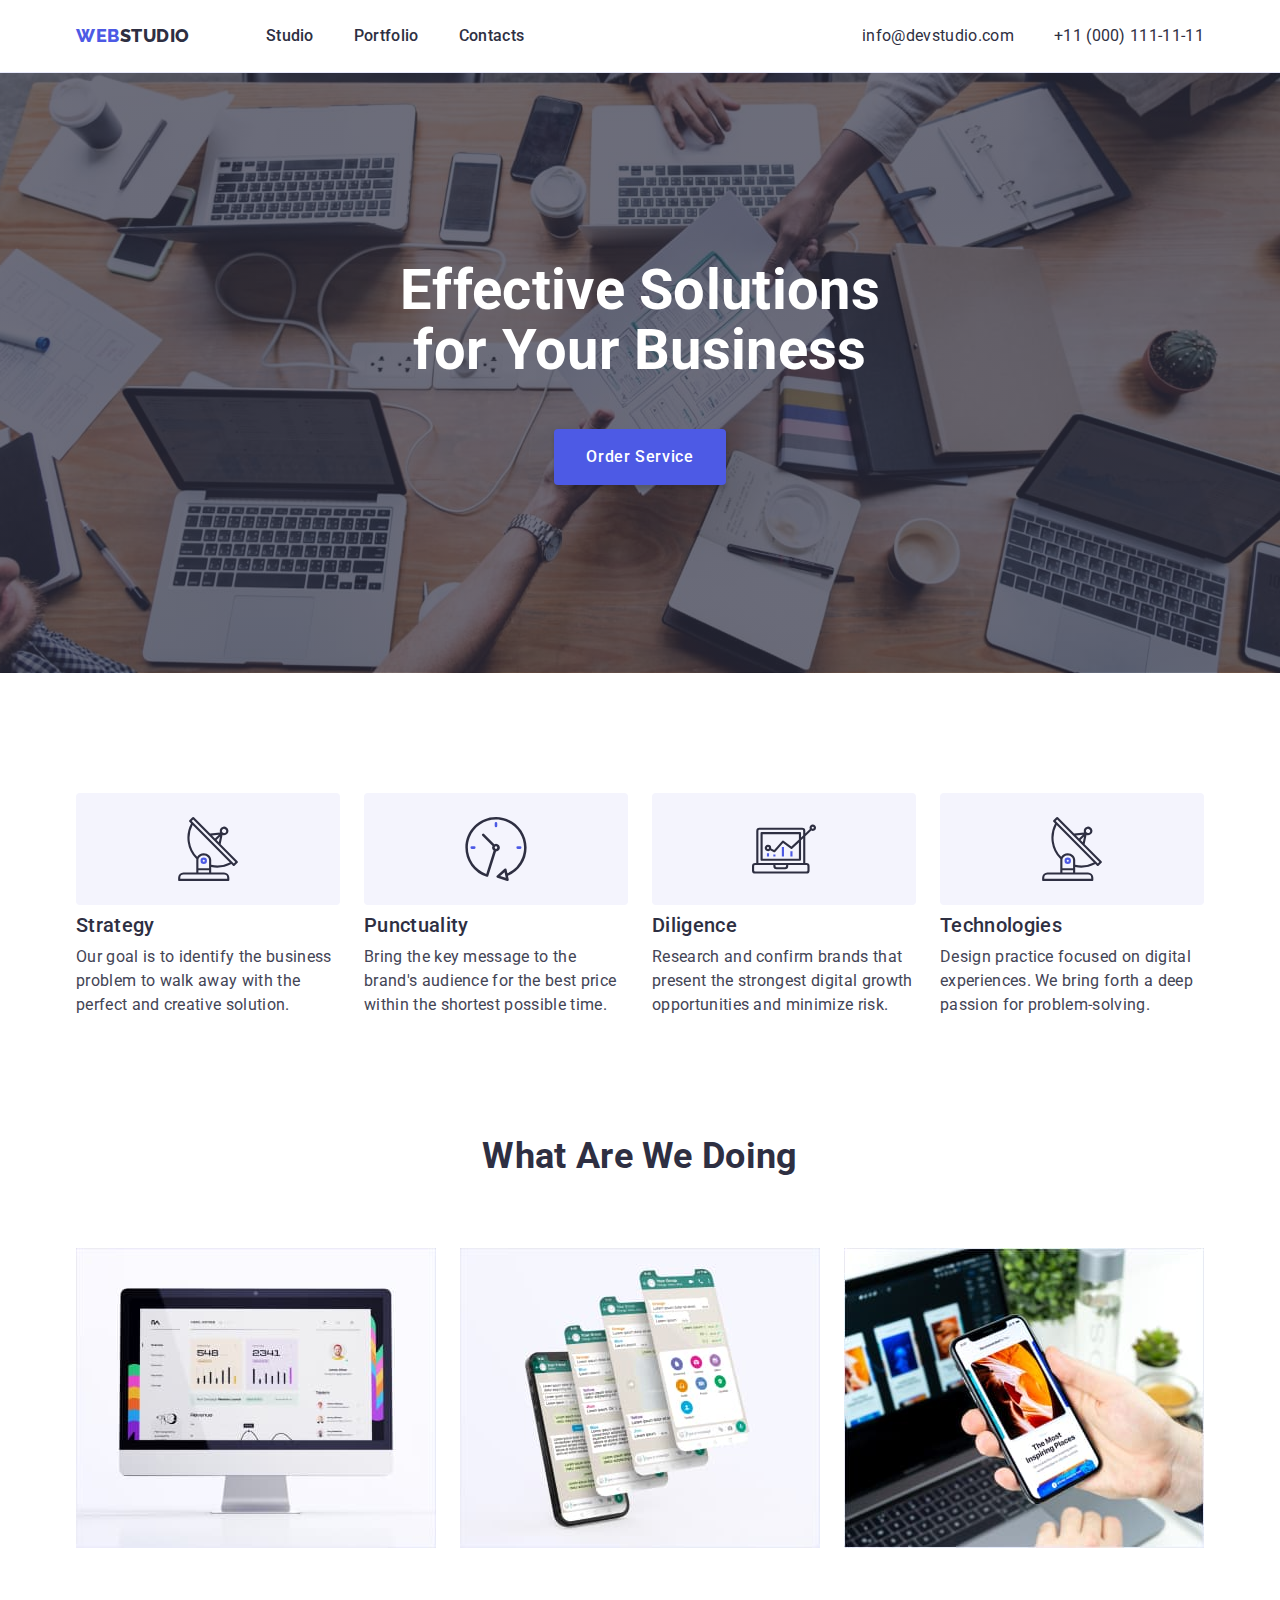
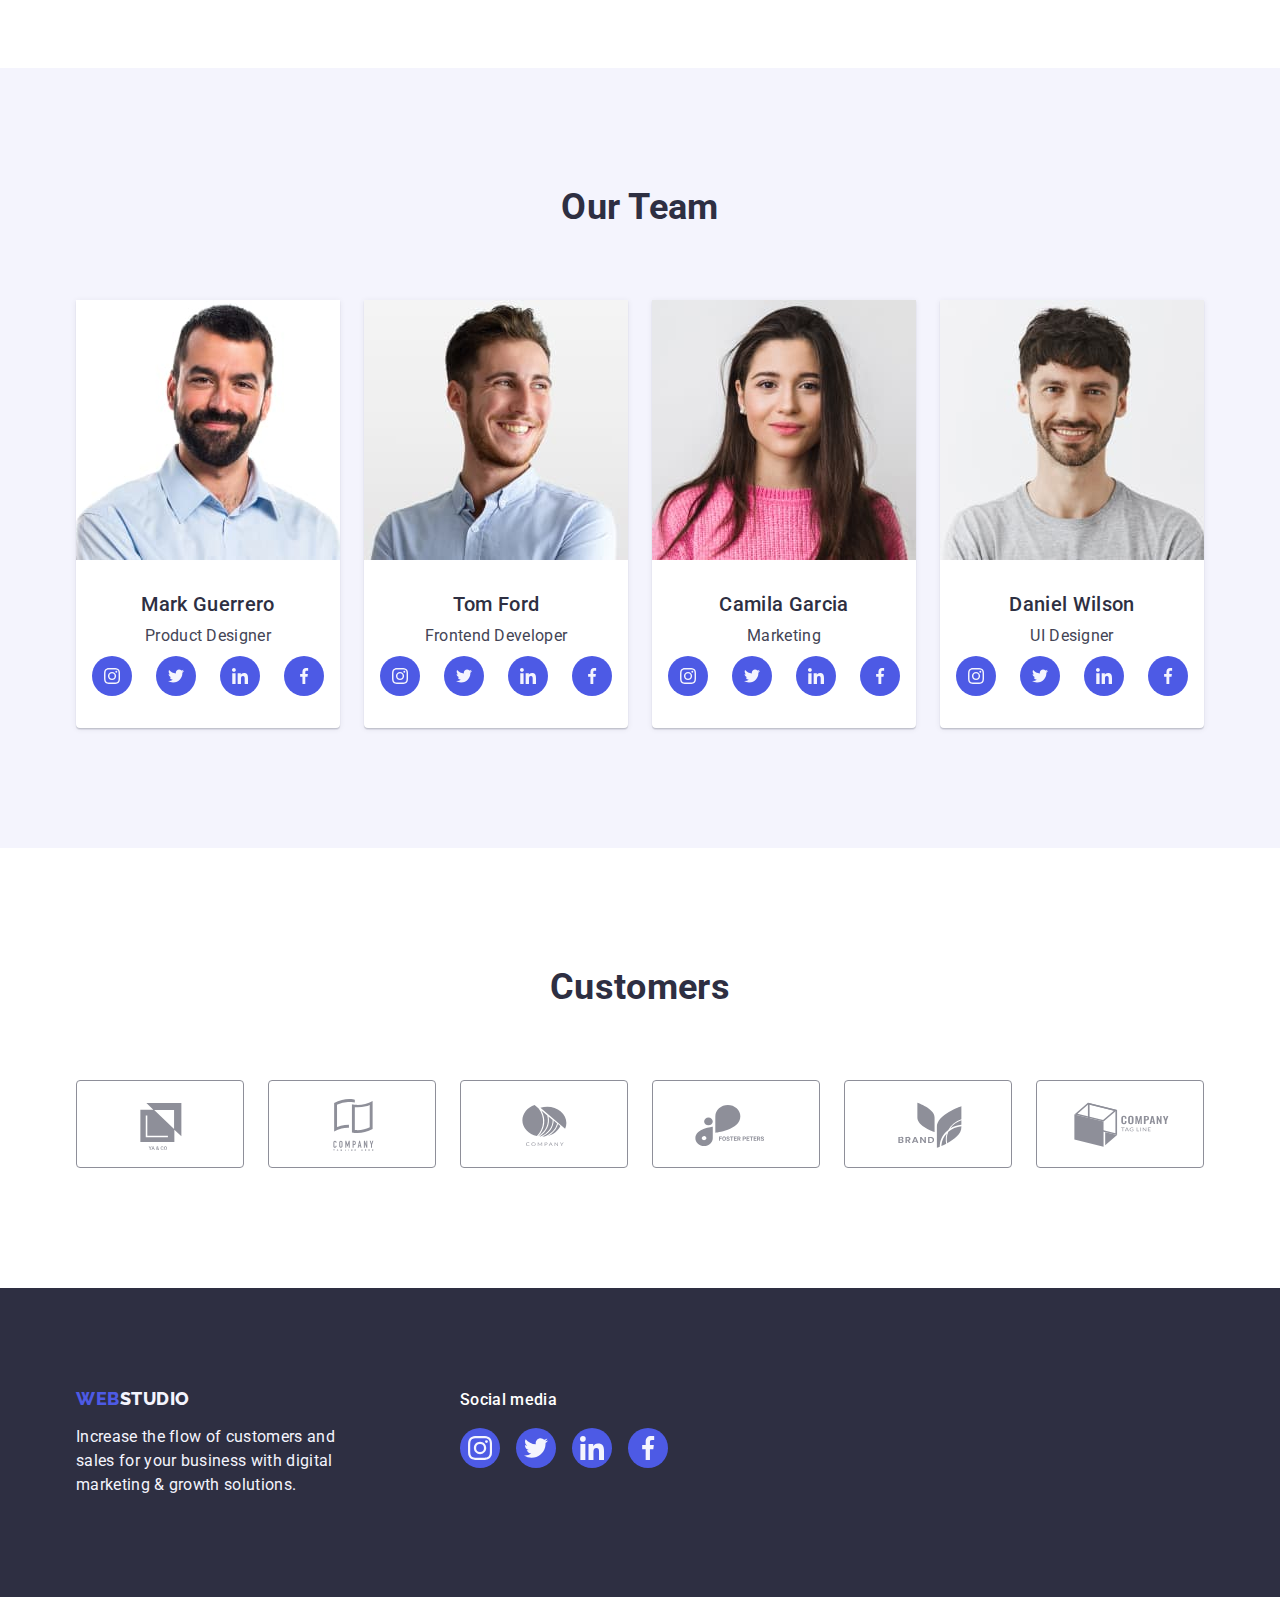
<file: index.html>
<!DOCTYPE html>
<html lang="en">
  <head>
    <meta charset="UTF-8" />
    <meta http-equiv="X-UA-Compatible" content="IE=edge" />
    <meta name="viewport" content="width=device-width, initial-scale=1.0" />
    <link rel="preconnect" href="https://fonts.googleapis.com" />
    <link rel="preconnect" href="https://fonts.gstatic.com" crossorigin />
    <link
      href="https://fonts.googleapis.com/css2?family=Raleway:wght@800&family=Roboto:wght@400;500;700;900&display=swap"
      rel="stylesheet"
    />
    <link
      rel="stylesheet"
      href="https://cdn.jsdelivr.net/npm/modern-normalize@1.1.0/modern-normalize.min.css"
    />
    <link rel="stylesheet" href="css/style.css" />
    <title>WebStudio</title>
  </head>
  <body>
    <!--Шапка з навігацією-->
    <header class="header">
      <div class="header-container container">
        <nav class="header-nav">
          <a class="header-logo link" href="./index.html"
            >Web<span class="header-logo-tex">Studio</span></a
          >
          <ul class="header-menu list">
            <li class="header-menu-item">
              <a class="header-nav-link link" href="./index.html">Studio</a>
            </li>
            <li class="header-menu-item">
              <a class="header-nav-link link" href="./portfolio.html"
                >Portfolio</a
              >
            </li>
            <li class="header-menu-item">
              <a class="header-nav-link link" href="">Contacts</a>
            </li>
          </ul>
        </nav>
        <!-- Адрес і номер телефону -->
        <address class="header-contact">
          <ul class="header-contact-list list">
            <li class="header-contact-item">
              <a
                class="header-contact-link link"
                href="mailto:info@devstudio.com"
                >info@devstudio.com</a
              >
            </li>
            <li class="header-contact-item">
              <a class="header-contact-link link" href="tel:+110001111111"
                >+11 (000) 111-11-11</a
              >
            </li>
          </ul>
        </address>
      </div>
    </header>
    <!-- Головний контент -->
    <main class="main-content">
      <!-- Секція "герой" головний екран -->
      <section class="hero">
        <div class="hero-container container">
          <h1 class="hero-title">Effective Solutions for Your Business</h1>
          <button class="hero-btn" type="button">Order Service</button>
        </div>
      </section>
      <!-- Секція про наші переваги -->
      <section class="advantages section">
        <div class="advantages-container container">
          <h2 class="visually-hidden">Why us?</h2>
          <ul class="advantages-list list">
            <li class="advantages-item">
              <div class="icons-advantages">
                <svg class="advantages-svg" width="64" height="64">
                  <use href="./images/icons.svg#icon-antenna"></use>
                </svg>
              </div>
              <h3 class="advantages-subtitle">Strategy</h3>
              <p class="advantages-tex">
                Our goal is to identify the business problem to walk away with
                the perfect and creative solution.
              </p>
            </li>
            <li class="advantages-item">
              <div class="icons-advantages">
                <svg class="advantages-svg" width="64" height="64">
                  <use href="./images/icons.svg#icon-clock"></use>
                </svg>
              </div>
              <h3 class="advantages-subtitle">Punctuality</h3>
              <p class="advantages-tex">
                Bring the key message to the brand's audience for the best price
                within the shortest possible time.
              </p>
            </li>
            <li class="advantages-item">
              <div class="icons-advantages">
                <svg class="advantages-svg" width="64" height="64">
                  <use href="./images/icons.svg#icon-diagram"></use>
                </svg>
              </div>
              <h3 class="advantages-subtitle">Diligence</h3>
              <p class="advantages-tex">
                Research and confirm brands that present the strongest digital
                growth opportunities and minimize risk.
              </p>
            </li>
            <li class="advantages-item">
              <div class="icons-advantages">
                <svg class="advantages-svg" width="64" height="64">
                  <use href="./images/icons.svg#icon-antenna"></use>
                </svg>
              </div>
              <h3 class="advantages-subtitle">Technologies</h3>
              <p class="advantages-tex">
                Design practice focused on digital experiences. We bring forth a
                deep passion for problem-solving.
              </p>
            </li>
          </ul>
        </div>
      </section>
      <!-- Секція Work -->
      <section class="work section">
        <div class="work-container container">
          <h2 class="work-title">What are we doing</h2>
          <ul class="work-list list">
            <li class="work-item">
              <img
                class="work-img"
                src="./images/imac.jpg"
                alt="iMac"
                width="360"
                height="300"
              />
            </li>
            <li class="work-item">
              <img
                class="portfolio-img"
                src="./images/iphone.jpg"
                alt="Iphone"
                width="360"
                height="300"
              />
            </li>
            <li class="work-item">
              <img
                class="portfolio-img"
                src="./images/iphonemac.jpg"
                alt="Mac_and_iPhone"
                width="360"
                height="300"
              />
            </li>
          </ul>
        </div>
      </section>
      <!-- Секція наша команда -->
      <section class="team section">
        <div class="team-container container">
          <h2 class="team-title">Our Team</h2>
          <ul class="team-list list">
            <li class="team-item">
              <img
                class="team-img"
                src="./images/img.jpg"
                alt="Product Designer"
                width="264"
                height="260"
              />
              <div class="team-card">
                <h3 class="team-subtitle">Mark Guerrero</h3>
                <p class="team-tex">Product Designer</p>
                <ul class="social-list list">
                  <li class="social-item">
                    <a href="" class="social-link link">
                      <svg class="social-svg" height="16" width="16">
                        <use href="./images/icons.svg#icon-instagram"></use>
                      </svg>
                    </a>
                  </li>
                  <li class="social-item">
                    <a href="" class="social-link link">
                      <svg class="social-svg" height="16" width="16">
                        <use href="./images/icons.svg#icon-twitter"></use>
                      </svg>
                    </a>
                  </li>
                  <li class="social-item">
                    <a href="" class="social-link link">
                      <svg class="social-svg" height="16" width="16">
                        <use href="./images/icons.svg#icon-linkedin"></use>
                      </svg>
                    </a>
                  </li>
                  <li class="social-item">
                    <a href="" class="social-link link">
                      <svg class="social-svg" height="16" width="16">
                        <use href="./images/icons.svg#icon-facebook"></use>
                      </svg>
                    </a>
                  </li>
                </ul>
              </div>
            </li>
            <li class="team-item">
              <img
                class="team-img"
                src="./images/img1.jpg"
                alt="Frontend Developer"
                width="264"
                height="260"
              />
              <div class="team-card">
                <h3 class="team-subtitle">Tom Ford</h3>
                <p class="team-tex">Frontend Developer</p>
                <ul class="social-list list">
                  <li class="social-item">
                    <a href="" class="social-link link">
                      <svg class="social-svg" height="16" width="16">
                        <use href="./images/icons.svg#icon-instagram"></use>
                      </svg>
                    </a>
                  </li>
                  <li class="social-item">
                    <a href="" class="social-link link">
                      <svg class="social-svg" height="16" width="16">
                        <use href="./images/icons.svg#icon-twitter"></use>
                      </svg>
                    </a>
                  </li>
                  <li class="social-item">
                    <a href="" class="social-link link">
                      <svg class="social-svg" height="16" width="16">
                        <use href="./images/icons.svg#icon-linkedin"></use>
                      </svg>
                    </a>
                  </li>
                  <li class="social-item">
                    <a href="" class="social-link link">
                      <svg class="social-svg" height="16" width="16">
                        <use href="./images/icons.svg#icon-facebook"></use>
                      </svg>
                    </a>
                  </li>
                </ul>
              </div>
            </li>
            <li class="team-item">
              <img
                class="team-img"
                src="./images/img2.jpg"
                alt="Marketing"
                width="264"
                height="260"
              />
              <div class="team-card">
                <h3 class="team-subtitle">Camila Garcia</h3>
                <p class="team-tex">Marketing</p>
                <ul class="social-list list">
                  <li class="social-item">
                    <a href="" class="social-link link">
                      <svg class="social-svg" height="16" width="16">
                        <use href="./images/icons.svg#icon-instagram"></use>
                      </svg>
                    </a>
                  </li>
                  <li class="social-item">
                    <a href="" class="social-link link">
                      <svg class="social-svg" height="16" width="16">
                        <use href="./images/icons.svg#icon-twitter"></use>
                      </svg>
                    </a>
                  </li>
                  <li class="social-item">
                    <a href="" class="social-link link">
                      <svg class="social-svg" height="16" width="16">
                        <use href="./images/icons.svg#icon-linkedin"></use>
                      </svg>
                    </a>
                  </li>
                  <li class="social-item">
                    <a href="" class="social-link link">
                      <svg class="social-svg" height="16" width="16">
                        <use href="./images/icons.svg#icon-facebook"></use>
                      </svg>
                    </a>
                  </li>
                </ul>
              </div>
            </li>
            <li class="team-item">
              <img
                class="team-img"
                src="./images/img3.jpg"
                alt="UI Designer"
                width="264"
                height="260"
              />
              <div class="team-card">
                <h3 class="team-subtitle">Daniel Wilson</h3>
                <p class="team-tex">UI Designer</p>
                <ul class="social-list list">
                  <li class="social-item">
                    <a href="" class="social-link link">
                      <svg class="social-svg" height="16" width="16">
                        <use href="./images/icons.svg#icon-instagram"></use>
                      </svg>
                    </a>
                  </li>
                  <li class="social-item">
                    <a href="" class="social-link link">
                      <svg class="social-svg" height="16" width="16">
                        <use href="./images/icons.svg#icon-twitter"></use>
                      </svg>
                    </a>
                  </li>
                  <li class="social-item">
                    <a href="" class="social-link link">
                      <svg class="social-svg" height="16" width="16">
                        <use href="./images/icons.svg#icon-linkedin"></use>
                      </svg>
                    </a>
                  </li>
                  <li class="social-item">
                    <a href="" class="social-link link">
                      <svg class="social-svg" height="16" width="16">
                        <use href="./images/icons.svg#icon-facebook"></use>
                      </svg>
                    </a>
                  </li>
                </ul>
              </div>
            </li>
          </ul>
        </div>
      </section>
      <!-- ==========Customers============ -->
      <section class="customers section">
        <div class="customers-container container">
          <h2 class="customers-title">Customers</h2>
          <ul class="customers-list list">
            <li class="customers-item">
              <a href="" class="customers-link link">
                <svg class="customers-svg" width="104" height="56">
                  <use href="./images/icons.svg#icon-ya-co"></use>
                </svg>
              </a>
            </li>
            <li class="customers-item">
              <a href="" class="customers-link link">
                <svg class="customers-svg" width="104" height="56">
                  <use href="./images/icons.svg#icon-tag-line-here"></use>
                </svg>
              </a>
            </li>
            <li class="customers-item">
              <a href="" class="customers-link link">
                <svg class="customers-svg" width="104" height="56">
                  <use href="./images/icons.svg#icon-company"></use>
                </svg>
              </a>
            </li>
            <li class="customers-item">
              <a href="" class="customers-link link">
                <svg class="customers-svg" width="104" height="56">
                  <use href="./images/icons.svg#icon-foster-peters"></use>
                </svg>
              </a>
            </li>
            <li class="customers-item">
              <a href="" class="customers-link link">
                <svg class="customers-svg" width="104" height="56">
                  <use href="./images/icons.svg#icon-brand"></use>
                </svg>
              </a>
            </li>
            <li class="customers-item">
              <a href="" class="customers-link link">
                <svg class="customers-svg" width="104" height="56">
                  <use href="./images/icons.svg#icon-tag-line"></use>
                </svg>
              </a>
            </li>
          </ul>
        </div>
      </section>
    </main>
    <!-- Підвал сайту -->
    <footer class="footer">
      <div class="footer-container container">
        <div class="footer-logo-p">
          <a class="footer-logo link" href="./index.html"
            >Web<span class="footer-logo-tex">Studio</span></a
          >
          <p class="footer-text">
            Increase the flow of customers and sales for your business with
            digital marketing & growth solutions.
          </p>
        </div>

        <div class="footer-icons-p">
          <p class="footer-sub-text">Social media</p>
          <ul class="social-list-footer list">
            <li class="social-item">
              <a href="" class="social-link bc-link link">
                <svg class="social-svg" height="24" width="24">
                  <use href="./images/icons.svg#icon-instagram"></use>
                </svg>
              </a>
            </li>
            <li class="social-item">
              <a href="" class="social-link bc-link link">
                <svg class="social-svg" height="24" width="24">
                  <use href="./images/icons.svg#icon-twitter"></use>
                </svg>
              </a>
            </li>
            <li class="social-item">
              <a href="" class="social-link bc-link link">
                <svg class="social-svg" height="24" width="24">
                  <use href="./images/icons.svg#icon-linkedin"></use>
                </svg>
              </a>
            </li>
            <li class="social-item">
              <a href="" class="social-link bc-link link">
                <svg class="social-svg" height="24" width="24">
                  <use href="./images/icons.svg#icon-facebook"></use>
                </svg>
              </a>
            </li>
          </ul>
        </div>
      </div>
    </footer>
  </body>
</html>
</file>
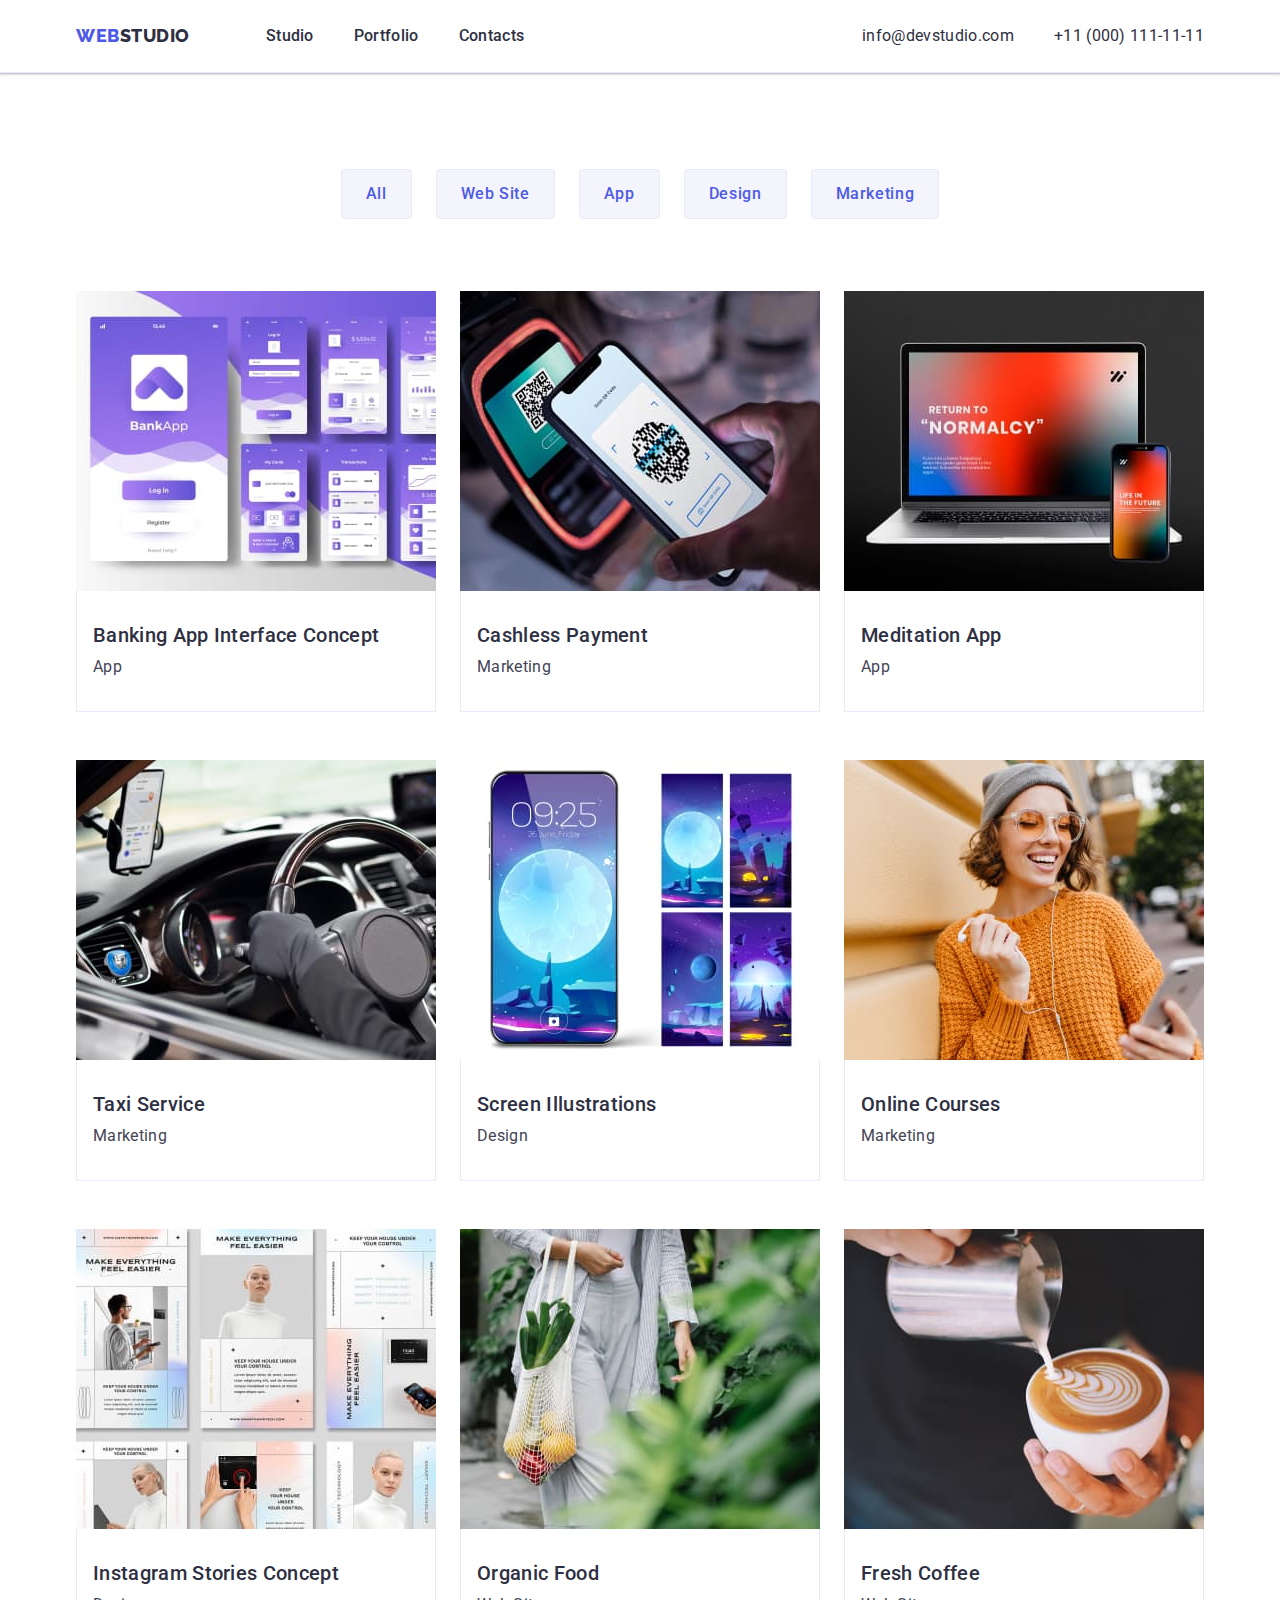
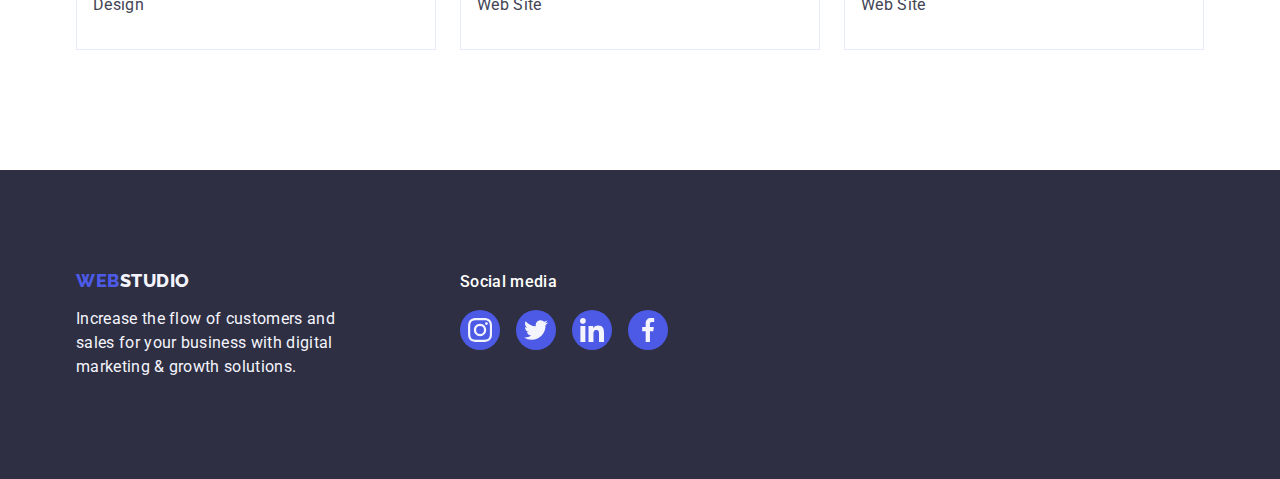
<file: portfolio.html>
<!DOCTYPE html>
<html lang="en">
  <head>
    <meta charset="UTF-8" />
    <meta http-equiv="X-UA-Compatible" content="IE=edge" />
    <meta name="viewport" content="width=device-width, initial-scale=1.0" />
    <link rel="preconnect" href="https://fonts.googleapis.com" />
    <link rel="preconnect" href="https://fonts.gstatic.com" crossorigin />
    <link
      href="https://fonts.googleapis.com/css2?family=Raleway:wght@800&family=Roboto:wght@400;500;700;900&display=swap"
      rel="stylesheet"
    />
    <link
      rel="stylesheet"
      href="https://cdn.jsdelivr.net/npm/modern-normalize@1.1.0/modern-normalize.min.css"
    />
    <link rel="stylesheet" href="./css/style.css" />
    <title>WebStudio</title>
  </head>
  <body>
    <header class="header">
      <div class="header-container container">
        <nav class="header-nav">
          <a class="header-logo link" href="./index.html"
            >Web<span class="header-logo-tex">Studio</span></a
          >
          <ul class="header-menu list">
            <li class="header-menu-item">
              <a class="header-nav-link link" href="./index.html">Studio</a>
            </li>
            <li class="header-menu-item">
              <a class="header-nav-link link" href="./portfolio.html"
                >Portfolio</a
              >
            </li>
            <li class="header-menu-item">
              <a class="header-nav-link link" href="">Contacts</a>
            </li>
          </ul>
        </nav>
        <address class="header-contact">
          <ul class="header-contact-list list">
            <li class="header-contact-item">
              <a
                class="header-contact-link link"
                href="mailto:info@devstudio.com"
                >info@devstudio.com</a
              >
            </li>
            <li class="header-contact-item">
              <a class="header-contact-link link" href="tel:+110001111111"
                >+11 (000) 111-11-11</a
              >
            </li>
          </ul>
        </address>
      </div>
    </header>
    <main class="main">
      <section class="portfolio">
        <div class="portfolio-container container">
          <h1 class="visually-hidden">Navigations button</h1>
          <ul class="menu-list list">
            <li class="menu-btn-item">
              <button class="menu-btn" type="button">All</button>
            </li>
            <li class="menu-btn-item">
              <button class="menu-btn" type="button">Web Site</button>
            </li>
            <li class="menu-btn-item">
              <button class="menu-btn" type="button">App</button>
            </li>
            <li class="menu-btn-item">
              <button class="menu-btn" type="button">Design</button>
            </li>
            <li class="menu-btn-item">
              <button class="menu-btn" type="button">Marketing</button>
            </li>
          </ul>
          <ul class="portfolio-list list">
            <li class="portfolio-item">
              <a href="" class="portfolio-link link">
                <div class="portfolio-overlay">
                  <img
                    class="portfolio-img"
                    src="./images/portfolio/banking-app.jpg"
                    alt="Banking App"
                    width="360"
                    height="300"
                  />
                  <p class="overlay">
                    14 Stylish and User-Friendly App Design Concepts · Task
                    Manager App · Calorie Tracker App · Exotic Fruit Ecommerce
                    App · Cloud Storage App
                  </p>
                </div>
                <div class="portfolio-card">
                  <h2 class="portfolio-subtitle">
                    Banking App Interface Concept
                  </h2>
                  <p class="portfolio-tex">App</p>
                </div>
              </a>
            </li>
            <li class="portfolio-item">
              <a href="" class="portfolio-link link"
                ><div class="portfolio-overlay">
                  <img
                    class="portfolio-img"
                    src="./images/portfolio/cashless-payment.jpg"
                    alt="Cashless Payment"
                    width="360"
                    height="300"
                  />
                  <p class="overlay">
                    14 Stylish and User-Friendly App Design Concepts · Task
                    Manager App · Calorie Tracker App · Exotic Fruit Ecommerce
                    App · Cloud Storage App
                  </p>
                </div>
                <div class="portfolio-card">
                  <h2 class="portfolio-subtitle">Cashless Payment</h2>
                  <p class="portfolio-tex">Marketing</p>
                </div>
              </a>
            </li>
            <li class="portfolio-item">
              <a href="" class="portfolio-link link"
                ><div class="portfolio-overlay">
                  <img
                    class="portfolio-img"
                    src="./images/portfolio/meditation-app.jpg"
                    alt="Meditation App"
                    width="360"
                    height="300"
                  />
                  <p class="overlay">
                    14 Stylish and User-Friendly App Design Concepts · Task
                    Manager App · Calorie Tracker App · Exotic Fruit Ecommerce
                    App · Cloud Storage App
                  </p>
                </div>
                <div class="portfolio-card">
                  <h2 class="portfolio-subtitle">Meditation App</h2>
                  <p class="portfolio-tex">App</p>
                </div>
              </a>
            </li>

            <li class="portfolio-item">
              <a href="" class="portfolio-link link"
                ><div class="portfolio-overlay">
                  <img
                    class="portfolio-img"
                    src="./images/portfolio/taxi-service.jpg"
                    alt="Taxi Service"
                    width="360"
                    height="300"
                  />
                  <p class="overlay">
                    14 Stylish and User-Friendly App Design Concepts · Task
                    Manager App · Calorie Tracker App · Exotic Fruit Ecommerce
                    App · Cloud Storage App
                  </p>
                </div>
                <div class="portfolio-card">
                  <h2 class="portfolio-subtitle">Taxi Service</h2>
                  <p class="portfolio-tex">Marketing</p>
                </div>
              </a>
            </li>

            <li class="portfolio-item">
              <a href="" class="portfolio-link link"
                ><div class="portfolio-overlay">
                  <img
                    class="portfolio-img"
                    src="./images/portfolio/screen-illustrations.jpg"
                    alt="Screen Illustrations"
                    width="360"
                    height="300"
                  />
                  <p class="overlay">
                    14 Stylish and User-Friendly App Design Concepts · Task
                    Manager App · Calorie Tracker App · Exotic Fruit Ecommerce
                    App · Cloud Storage App
                  </p>
                </div>
                <div class="portfolio-card">
                  <h2 class="portfolio-subtitle">Screen Illustrations</h2>
                  <p class="portfolio-tex">Design</p>
                </div>
              </a>
            </li>

            <li class="portfolio-item">
              <a href="" class="portfolio-link link"
                ><div class="portfolio-overlay">
                  <img
                    class="portfolio-img"
                    src="./images/portfolio/online-courses.jpg"
                    alt="Online Courses"
                    width="360"
                    height="300"
                  />
                  <p class="overlay">
                    14 Stylish and User-Friendly App Design Concepts · Task
                    Manager App · Calorie Tracker App · Exotic Fruit Ecommerce
                    App · Cloud Storage App
                  </p>
                </div>
                <div class="portfolio-card">
                  <h2 class="portfolio-subtitle">Online Courses</h2>
                  <p class="portfolio-tex">Marketing</p>
                </div>
              </a>
            </li>

            <li class="portfolio-item">
              <a href="" class="portfolio-link link"
                ><div class="portfolio-overlay">
                  <img
                    class="portfolio-img"
                    src="./images/portfolio/instagram-stories.jpg"
                    alt="Instagram Stories"
                    width="360"
                    height="300"
                  />
                  <p class="overlay">
                    14 Stylish and User-Friendly App Design Concepts · Task
                    Manager App · Calorie Tracker App · Exotic Fruit Ecommerce
                    App · Cloud Storage App
                  </p>
                </div>
                <div class="portfolio-card">
                  <h2 class="portfolio-subtitle">Instagram Stories Concept</h2>
                  <p class="portfolio-tex">Design</p>
                </div>
              </a>
            </li>

            <li class="portfolio-item">
              <a href="" class="portfolio-link link"
                ><div class="portfolio-overlay">
                  <img
                    class="portfolio-img"
                    src="./images/portfolio/organic-food.jpg"
                    alt="Organic Food"
                    width="360"
                    height="300"
                  />
                  <p class="overlay">
                    14 Stylish and User-Friendly App Design Concepts · Task
                    Manager App · Calorie Tracker App · Exotic Fruit Ecommerce
                    App · Cloud Storage App
                  </p>
                </div>
                <div class="portfolio-card">
                  <h2 class="portfolio-subtitle">Organic Food</h2>
                  <p class="portfolio-tex">Web Site</p>
                </div>
              </a>
            </li>

            <li class="portfolio-item">
              <a href="" class="portfolio-link link"
                ><div class="portfolio-overlay">
                  <img
                    class="portfolio-img"
                    src="./images/portfolio/fresh-coffee.jpg"
                    alt="Fresh Coffee"
                    width="360"
                    height="300"
                  />
                  <p class="overlay">
                    14 Stylish and User-Friendly App Design Concepts · Task
                    Manager App · Calorie Tracker App · Exotic Fruit Ecommerce
                    App · Cloud Storage App
                  </p>
                </div>
                <div class="portfolio-card">
                  <h2 class="portfolio-subtitle">Fresh Coffee</h2>
                  <p class="portfolio-tex">Web Site</p>
                </div>
              </a>
            </li>
          </ul>
        </div>
      </section>
    </main>
    <!-- Підвал сайту -->
    <footer class="footer">
      <div class="footer-container container">
        <div class="footer-logo-p">
          <a class="footer-logo link" href="./index.html"
            >Web<span class="footer-logo-tex">Studio</span></a
          >
          <p class="footer-text">
            Increase the flow of customers and sales for your business with
            digital marketing & growth solutions.
          </p>
        </div>

        <div class="footer-icons-p">
          <p class="footer-sub-text">Social media</p>
          <ul class="social-list-footer list">
            <li class="social-item">
              <a href="" class="social-link bc-link link">
                <svg class="social-svg" height="24" width="24">
                  <use href="./images/icons.svg#icon-instagram"></use>
                </svg>
              </a>
            </li>
            <li class="social-item">
              <a href="" class="social-link bc-link link">
                <svg class="social-svg" height="24" width="24">
                  <use href="./images/icons.svg#icon-twitter"></use>
                </svg>
              </a>
            </li>
            <li class="social-item">
              <a href="" class="social-link bc-link link">
                <svg class="social-svg" height="24" width="24">
                  <use href="./images/icons.svg#icon-linkedin"></use>
                </svg>
              </a>
            </li>
            <li class="social-item">
              <a href="" class="social-link bc-link link">
                <svg class="social-svg" height="24" width="24">
                  <use href="./images/icons.svg#icon-facebook"></use>
                </svg>
              </a>
            </li>
          </ul>
        </div>
      </div>
    </footer>
  </body>
</html>
</file>
<file: css/style.css>
/* Відносні стилі */
:root {
  --background-color: #2e2f42;
  --logo-color-footer: #f4f4fd;
  --logo-color-web: #4d5ae5;
  --hero-title-color: #ffffff;
  --text-color: #2e2f42;
  --text-color-main: #434455;
  --btn-color: #4d5ae5;
  --btn-active-color: #404bbf;
  --btn-active-color-text: #ffffff;
  --a-active-color: #404bbf;
  --footer-text-color: #f4f4fd;
  --portfolio-btn-color: #f4f4fd;
  --portfolio-btn-text: #4d5ae5;
  --border-btn: #e7e9fc;
  --webkit-text-fill-color: #f4f4fd;
  --customers-link-color: #8e8f99;
}
/*Загальний стиль*/
body {
  font-family: 'Roboto', sans-serif;
  color: var(--text-color-main);
  background-color: #ffffff;
  font-size: 16px;
  line-height: 1.5;
  letter-spacing: 0.02em;
}
.container {
  width: 1158px;
  margin-left: auto;
  margin-right: auto;
  padding: 0px 15px;
}
.section {
  padding: 120px 0px;
}
/* Скидання дефолтних стилів */
h1,
h2,
h3,
h4,
h5,
h6,
p {
  margin-top: 0;
  margin-bottom: 0;
}

img {
  display: block;
  /* max-width: 100%;
  height: auto; */
}

button {
  cursor: pointer;
  border: none;
  border-radius: 4px;
}

ul,
ol {
  /* list-style: none; */
  margin-top: 0;
  margin-bottom: 0;
  padding-left: 0;
}
/* Скидання стилів для посиланнь і списків*/
.list {
  list-style: none;
}
.link {
  text-decoration: none;
  color: inherit;
}
/* Приховані заголовки */
.visually-hidden {
  position: absolute;
  width: 1px;
  height: 1px;
  margin: -1px;
  border: 0;
  padding: 0;
  white-space: nowrap;
  clip-path: inset(100%);
  clip: rect(0 0 0 0);
  overflow: hidden;
}
/*=========== HEADER ==========*/
.header {
  border-bottom: 1px solid #e7e9fc;
  box-shadow: 0px 2px 1px rgba(46, 47, 66, 0.08),
    0px 1px 1px rgba(46, 47, 66, 0.16), 0px 1px 6px rgba(46, 47, 66, 0.08);
}
.header-container {
  display: flex;
  align-items: center;
}
.header-nav {
  display: flex;
  align-items: center;
}

.header-logo {
  font-family: 'Raleway', sans-serif;
  font-weight: 800;
  font-size: 18px;
  line-height: 1.17;
  text-transform: uppercase;
  letter-spacing: 0.03em;
  color: var(--logo-color-web);
  margin-right: 76px;
}

.header-logo-tex {
  color: var(--text-color);
}
.header-menu {
  display: flex;
  gap: 40px;
}

.header-nav-link {
  color: var(--text-color);
  font-weight: 500;
  display: flex;
  align-items: center;
  padding: 24px 0px;
}
.header-nav-link:hover,
.header-nav-link:focus {
  color: var(--a-active-color);
}
.header-contact {
  font-style: normal;
  margin-left: auto;
}
.header-contact-list {
  color: var(--text-color);
  display: flex;
  margin-left: auto;
  gap: 40px;
}

.header-contact-link:hover,
.header-contact-link:focus {
  color: var(--a-active-color);
}
/*=========== HERO ==========*/
.hero {
  background-color: var(--background-color);
  background-image: linear-gradient(
      rgba(46, 47, 66, 0.7),
      rgba(46, 47, 66, 0.7)
    ),
    url('../images/hero/people-office.jpg');
  background-repeat: no-repeat;
  background-position: center;
  max-width: 1440px;
  background-size: cover;
  padding: 188px 0px;
  margin-right: auto;
  margin-left: auto;
}
.hero-title {
  max-width: 496px;
  text-align: center;
  font-weight: 700;
  font-size: 56px;
  line-height: 1.07;
  color: var(--hero-title-color);
  margin: 0 auto 48px auto;
}
.hero-btn {
  display: block;
  font-family: 'Roboto', sans-serif;
  font-weight: 500;
  font-size: 16px;
  line-height: 1.5;
  letter-spacing: 0.04em;
  background-color: var(--btn-color);
  color: var(--btn-active-color-text);
  border-radius: 4px;
  box-shadow: 0px 4px 4px rgba(0, 0, 0, 0.15);
  letter-spacing: 0.04em;
  display: block;
  min-width: 169px;
  padding: 16px 32px;
  gap: 10px;
  margin-left: auto;
  margin-right: auto;
}
.hero-btn:hover,
.hero-btn:focus {
  background-color: var(--btn-active-color);
}
/*=========== ADVANTAGES ==========*/
.advantages {
  padding-top: 120px;
  padding-bottom: 0px;
}
.icons-advantages {
  display: flex;
  align-items: center;
  justify-content: center;
  background-color: var(--webkit-text-fill-color);
  border-radius: 4px;
  margin-bottom: 8px;
  width: 264px;
  height: 112px;
}
.advantages-svg-link {
  display: flex;
  align-items: center;
  justify-content: center;
  background-color: #f4f4fd;
  border-radius: 4px;
  margin-bottom: 8px;
  width: 264px;
  height: 112px;
}
.advantages-list {
  display: flex;
  gap: 24px;
}
.advantages-subtitle {
  margin-bottom: 8px;
}
.advantages-item {
  flex-basis: calc((100% - 24px * 3) / 4);
  padding: 0px;
  gap: 8px;
}
/*=========== TITLE ==========*/
.work-title,
.team-title,
.customers-title {
  text-align: center;
  font-weight: 700;
  font-size: 36px;
  line-height: 1.1;
  color: var(--text-color);
  text-transform: capitalize;
  margin-bottom: 72px;
}
/*=========== SUBTITLE ==========*/
.advantages-subtitle,
.team-subtitle,
.work-subtitle,
.portfolio-subtitle {
  font-weight: 500;
  font-size: 20px;
  line-height: 1.2;
  color: var(--text-color);
}
/*=========== WORK ==========*/
.work-list {
  display: flex;
  gap: 24px;
}
.work-item {
  flex-basis: calc((100% - 24px * 2)) / 3;
}

/*=========== TEAM ==========*/
.team-list {
  display: flex;
  gap: 24px;
}
.team {
  background-color: #f4f4fd;
}
.team-item {
  background-color: #ffffff;
  box-shadow: 0px 1px 6px rgba(46, 47, 66, 0.08),
    0px 1px 1px rgba(46, 47, 66, 0.16), 0px 2px 1px rgba(46, 47, 66, 0.08);
  border-radius: 0px 0px 4px 4px;
  flex-basis: calc((100% - 24px * 3) / 4);
}
.team-subtitle {
  text-align: center;
  margin-bottom: 8px;
}
.team-tex {
  text-align: center;
  margin-bottom: 8px;
}
.social-list {
  display: flex;
  gap: 24px;
  justify-content: center;
}
.social-link {
  display: flex;
  align-items: center;
  justify-content: center;
  width: 40px;
  height: 40px;
  border-radius: 50%;
  background-color: var(--logo-color-web);
  fill: #ffffff;
}
.social-link:hover,
.social-link:focus {
  background-color: var(--a-active-color);
  fill: var(--webkit-text-fill-color);
}
.team-card {
  padding: 32px 0px;
}
.container-team-text {
  justify-content: center;
}

/* ==========Customers============ */
.customers-list {
  display: flex;
  gap: 24px;
}
.customers-link {
  display: flex;
  align-items: center;
  justify-content: center;
  border: 1px solid #8e8f99;
  border-radius: 4px;
  width: 168px;
  height: 88px;
  color: var(--customers-link-color);
}
.customers-link:hover,
.customers-link:focus {
  border-color: var(--a-active-color);
  color: var(--a-active-color);
}
.customers-svg {
  fill: currentColor;
}
/*=========== FOOTER ==========*/
.footer {
  background-color: var(--background-color);
  padding: 100px 0px;
}
.footer-container {
  display: flex;
  align-items: baseline;
}
.footer-logo-p {
  margin-right: 120px;
}
.footer-logo {
  font-family: 'Raleway', sans-serif;
  font-weight: 800;
  font-size: 18px;
  line-height: 1.17;
  text-transform: uppercase;
  letter-spacing: 0.03em;
  color: var(--logo-color-web);
  display: inline-block;
  margin-bottom: 16px;
}
.footer-logo-tex {
  color: var(--logo-color-footer);
}
.footer-text {
  color: var(--footer-text-color);
  width: 264px;
}

.footer-sub-text {
  color: var(--hero-title-color);
  margin-bottom: 16px;
  line-height: 1.5;
  font-size: 16px;
  font-weight: 500;
}
.footer-item {
  max-width: 208px;
}
.social-list-footer {
  display: flex;
  gap: 16px;
}
.social-item {
  width: 40px;
  height: 40px;
}
.social-svg {
  fill: var(--webkit-text-fill-color);
}
.bc-link {
  width: 100%;
  height: 100%;
  border-radius: 50%;
  display: flex;
  align-items: center;
  justify-content: center;
}
.bc-link:hover,
.bc-link:focus {
  background-color: #31d0aa;
}
/*=========== PORTFOLIO MENU ==========*/
.menu-list {
  display: flex;
  justify-content: center;
  align-items: center;
  margin-bottom: 72px;
  gap: 24px;
}
.menu-btn {
  font-family: 'Roboto', sans-serif;
  font-weight: 500;
  font-size: 16px;
  line-height: 1.5;
  letter-spacing: 0.04em;
  background-color: var(--portfolio-btn-color);
  color: var(--portfolio-btn-text);
  border: 1px solid var(--border-btn);
  border-radius: 4px;
  letter-spacing: 0.04em;
  cursor: pointer;
  display: flex;
  flex-direction: row;
  justify-content: center;
  align-items: center;
  padding: 12px 24px;
}
.menu-btn:hover,
.menu-btn:focus {
  background-color: var(--btn-active-color);
  color: var(--btn-active-color-text);
  border: 1px solid transparent;
  box-shadow: 0px 3px 1px rgba(0, 0, 0, 0.1), 0px 2px 1px rgba(0, 0, 0, 0.08),
    0px 2px 2px rgba(0, 0, 0, 0.12);
}
/*=========== PORTFOLIO ==========*/
.portfolio {
  padding: 96px 0 120px;
}
.portfolio-list {
  display: flex;
  column-gap: 24px;
  flex-wrap: wrap;
  row-gap: 48px;
}
.portfolio-overlay {
  position: relative;
  overflow: hidden;
}
.overlay {
  position: absolute;
  left: 0;
  top: 0;
  overflow: auto;
  padding: 40px 32px 0px 32px;
  color: var(--webkit-text-fill-color);
  background-color: var(--portfolio-btn-text);
  widows: 100%;
  height: 100%;
  transform: translate(0, 100%);
  transition: transform 250ms linear;
}
.portfolio-link:hover .overlay,
.portfolio-link:focus .overlay {
  transform: translate(0, 0);
}
.portfolio-card {
  gap: 8px;
  padding: 32px 16px;
  border: 1px solid #e7e9fc;
  border-top: none;
}
.portfolio-subtitle {
  margin-bottom: 8px;
}
.portfolio-link {
  display: block;
}
.portfolio-link:hover,
.portfolio-link:focus {
  box-shadow: 0px 1px 6px rgba(46, 47, 66, 0.08),
    0px 1px 1px rgba(46, 47, 66, 0.16), 0px 2px 1px rgba(46, 47, 66, 0.08);
}
</file>
